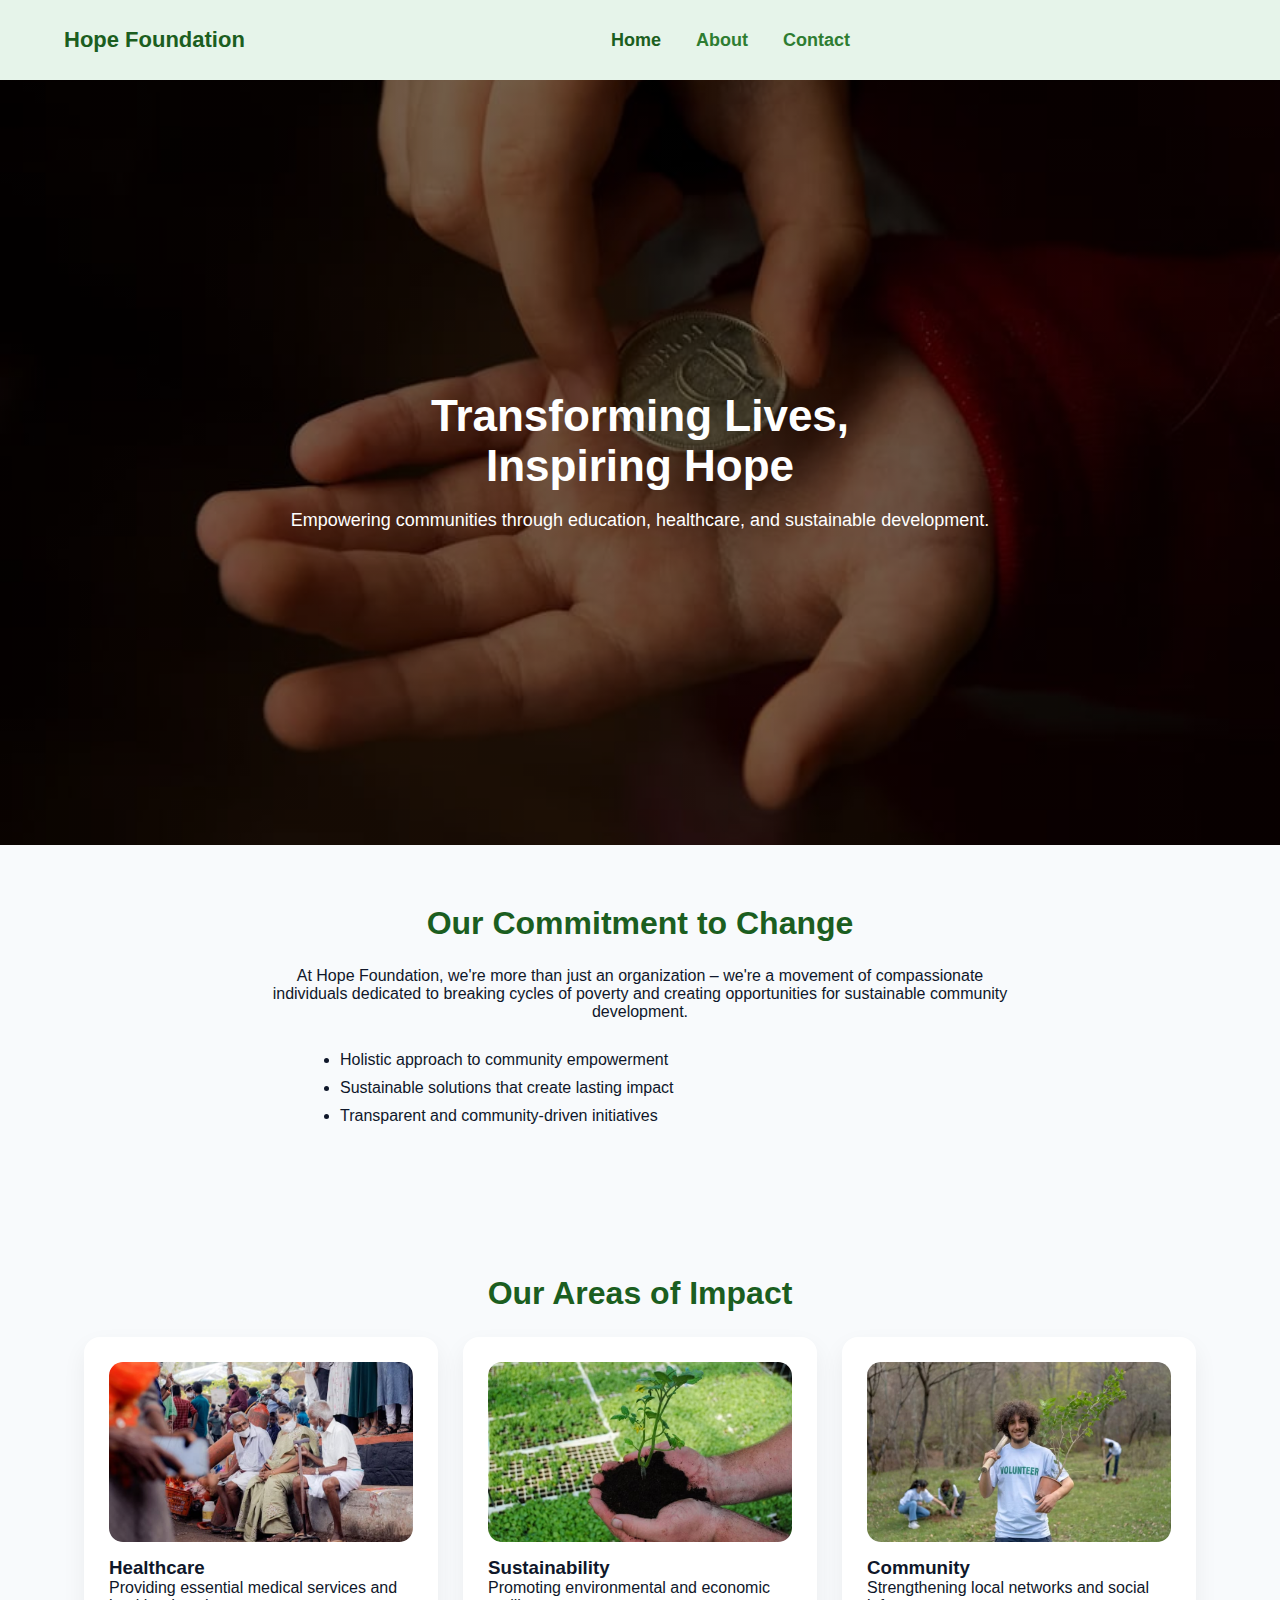
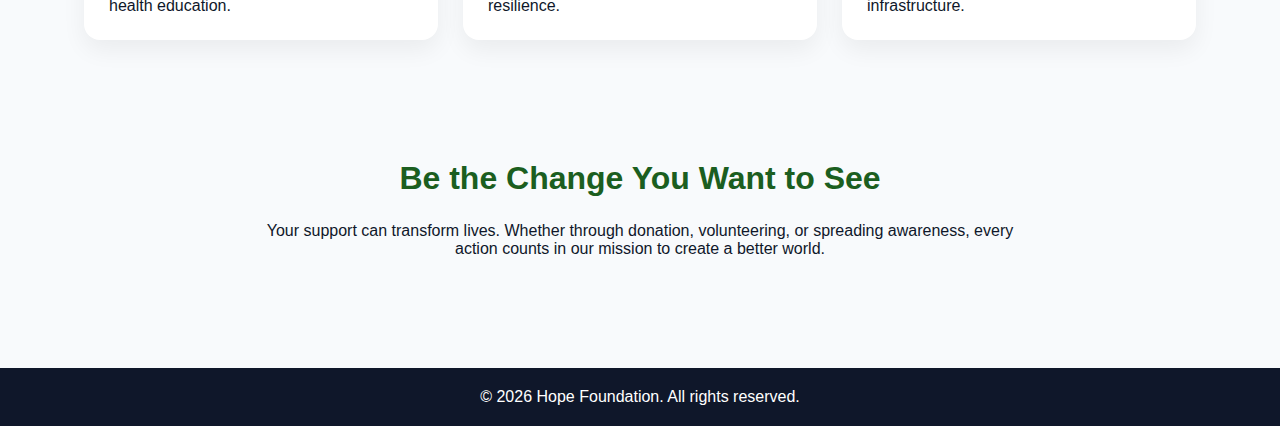
<file: index.html>
<!DOCTYPE html>
<html lang="en">

<head>
    <meta charset="UTF-8">
    <title>Hope Foundation | Home</title>
    <link rel="stylesheet" href="./css/style.css">
</head>

<body>

    <nav class="navbar">
        <div class="container">
            <h1 class="logo">
                <a href="index.html">Hope Foundation</a>
            </h1>
            <ul class="nav-links">
                <li><a class="active" href="index.html">Home</a></li>
                <li><a href="about.html">About</a></li>
                <li><a href="contact.html">Contact</a></li>
            </ul>
        </div>
    </nav>

    <section class="hero">
        <div class="hero-overlay">
            <h2>Transforming Lives,<br>Inspiring Hope</h2>
            <p>
                Empowering communities through education, healthcare,
                and sustainable development.
            </p>
        </div>
    </section>


    <section class="section">
        <h2 class="section-title">Our Commitment to Change</h2>
        <p class="text-center">
            At Hope Foundation, we're more than just an organization – we're a movement of
            compassionate individuals dedicated to breaking cycles of poverty and creating
            opportunities for sustainable community development.
        </p>

        <ul class="points">
            <li>Holistic approach to community empowerment</li>
            <li>Sustainable solutions that create lasting impact</li>
            <li>Transparent and community-driven initiatives</li>
        </ul>
    </section>

    <section class="section">
        <h2 class="section-title">Our Areas of Impact</h2>

        <div class="card-grid">
            <div class="card hero-card">
                <div class="card-img">
                <img src="./images/elders.png" alt="Elders Health Care">
                </div>
                <h3>Healthcare</h3>
                <p>Providing essential medical services and health education.</p>
            </div>

            <div class="card hero-card">
                <div class="card-img">
                <img src="./images/plantation.png" alt="Plantation">
                </div>
                <h3>Sustainability</h3>
                <p>Promoting environmental and economic resilience.</p>
            </div>

            <div class="card hero-card">
                <div class="card-img">
                <img src="./images/volunteer.png" alt="Volunteer">
                </div>
                <h3>Community</h3>
                <p>Strengthening local networks and social infrastructure.</p>
            </div>
        </div>
    </section>
 <section class="section">
        <h2 class="section-title">Be the Change You Want to See</h2>
        <p class="text-center">
           Your support can transform lives. Whether through donation, volunteering,
            or spreading awareness, every action counts in our mission to create a better world.
        </p>
    </section>
    <footer>
        <p>© 2026 Hope Foundation. All rights reserved.</p>
    </footer>

</body>

</html>
</file>
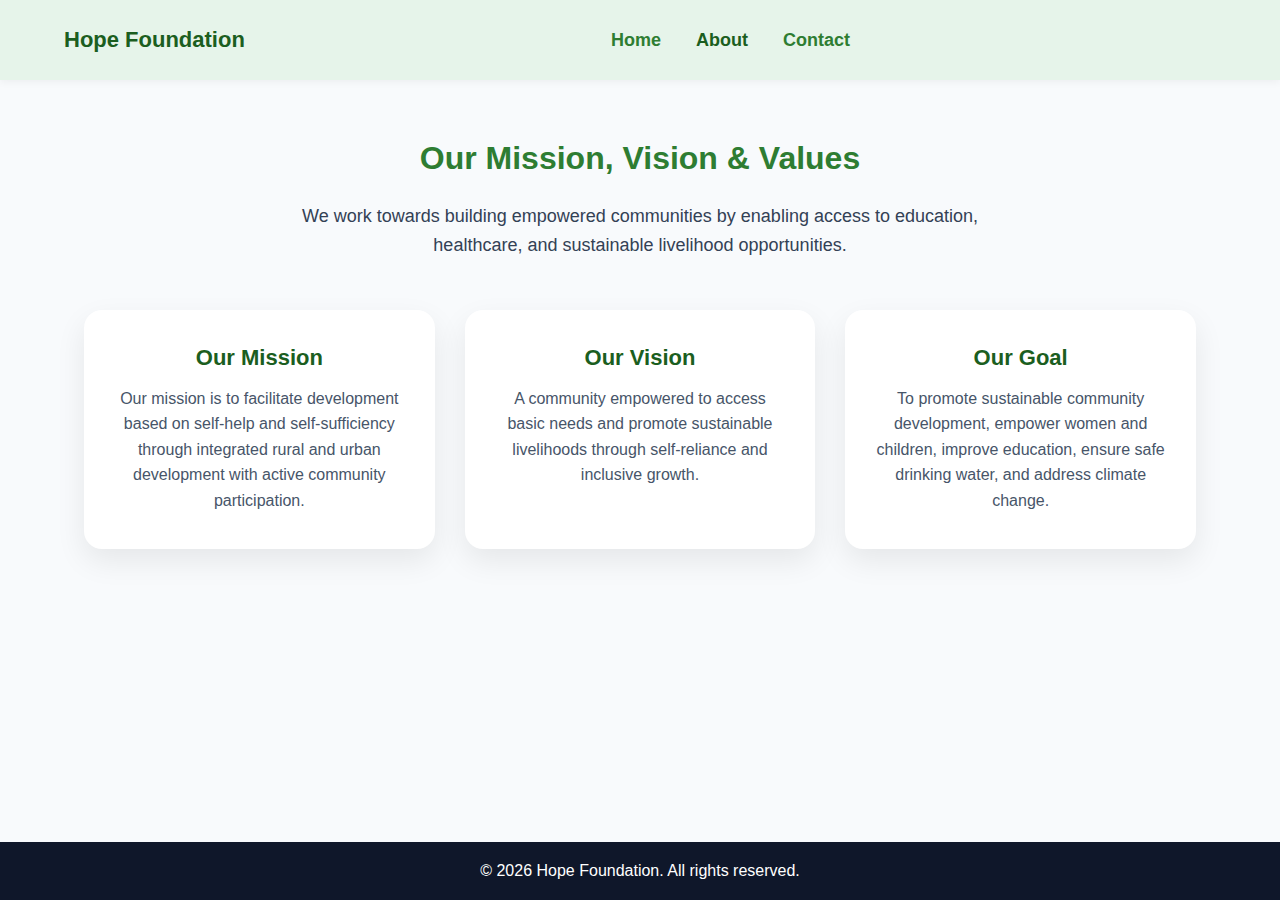
<file: about.html>
<!DOCTYPE html>
<html lang="en">

<head>
    <meta charset="UTF-8">
    <title>Hope Foundation | About</title>
    <link rel="stylesheet" href="./css/style.css">
</head>

<body class="fixed-footer-page">

    <nav class="navbar">
        <div class="container">
            <h1 class="logo">
                <a href="index.html">Hope Foundation</a>

            </h1>
            <ul class="nav-links">
                <li><a href="index.html">Home</a></li>
                <li><a class="active" href="about.html">About</a></li>
                <li><a href="contact.html">Contact</a></li>
            </ul>
        </div>
    </nav>

<section class="section about-section">
  <h2 class="section-title green-title">Our Mission, Vision & Values</h2>

  <p class="about-intro">
    We work towards building empowered communities by enabling access to
    education, healthcare, and sustainable livelihood opportunities.
  </p>

  <div class="about-cards">

    <div class="about-card">
      <h3>Our Mission</h3>
      <p>
        Our mission is to facilitate development based on self-help and
        self-sufficiency through integrated rural and urban development
        with active community participation.
      </p>
    </div>

    <div class="about-card">
      <h3>Our Vision</h3>
      <p>
        A community empowered to access basic needs and promote sustainable
        livelihoods through self-reliance and inclusive growth.
      </p>
    </div>

    <div class="about-card">
      <h3>Our Goal</h3>
      <p>
        To promote sustainable community development, empower women and children,
        improve education, ensure safe drinking water, and address climate change.
      </p>
    </div>

  </div>
</section>

    <footer>
        <p>© 2026 Hope Foundation. All rights reserved.</p>
    </footer>

</body>

</html>
</file>
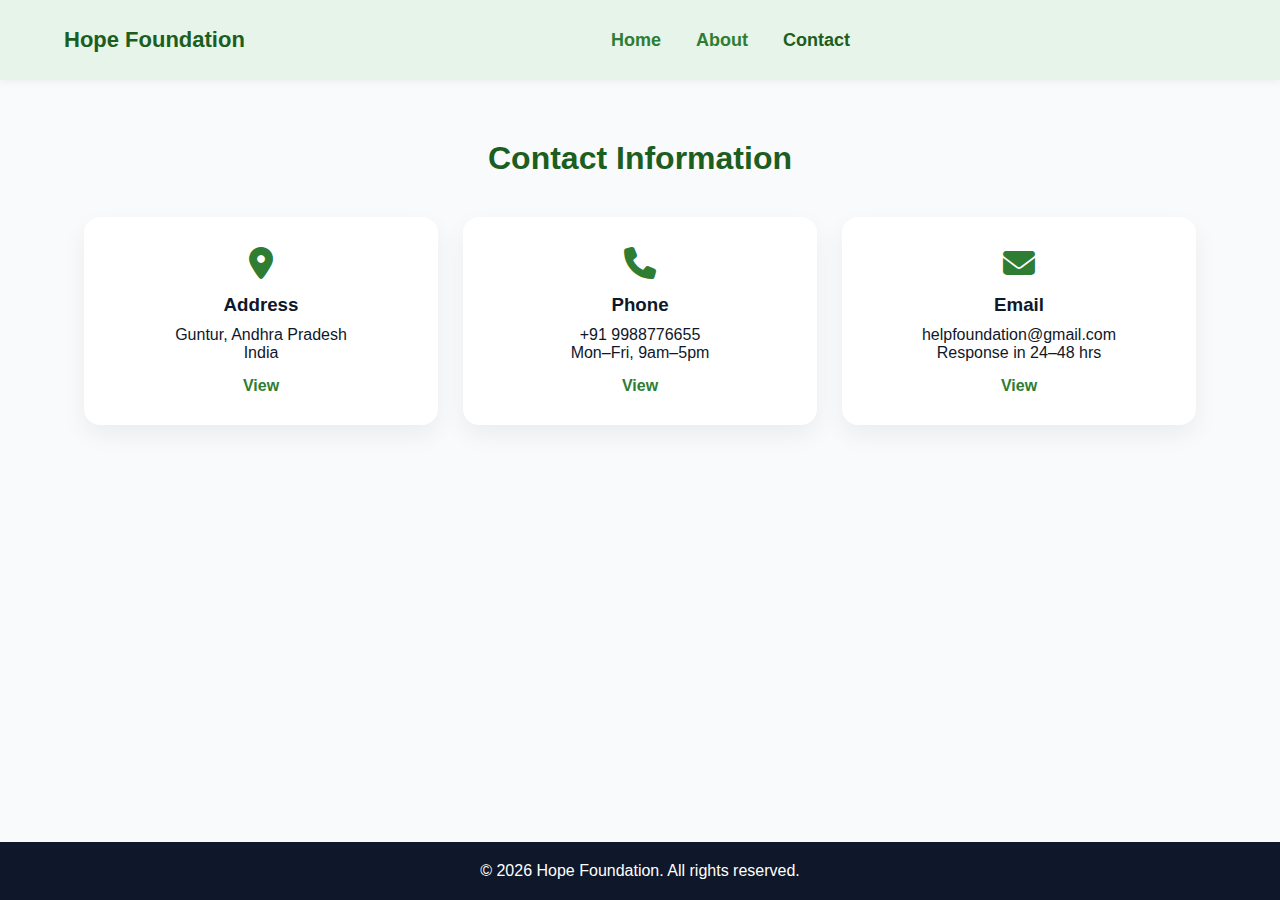
<file: contact.html>
<!DOCTYPE html>
<html lang="en">

<head>
    <meta charset="UTF-8">
    <title>Contact | Hope Foundation</title>
    <link rel="stylesheet" href="./css/style.css">
    <!-- Icons -->
    <link rel="stylesheet" href="https://cdnjs.cloudflare.com/ajax/libs/font-awesome/6.5.0/css/all.min.css">
</head>

<body class="fixed-footer-page">

    <nav class="navbar">
        <div class="container">
            <h1 class="logo">
                <a href="index.html">Hope Foundation</a>

            </h1>
            <ul class="nav-links">
                <li><a href="index.html">Home</a></li>
                <li><a href="about.html">About</a></li>
                <li><a class="active" href="contact.html">Contact</a></li>
            </ul>
        </div>
    </nav>

    <section class="section">
        <h2 class="section-title">Contact Information</h2>

        <div class="contact-cards">

            <div class="contact-card">
                <i class="fas fa-location-dot"></i>
                <h3>Address</h3>
                <p>Guntur, Andhra Pradesh<br>India</p>
                <a href="#popup" class="link-btn">View</a>
            </div>

            <div class="contact-card">
                <i class="fas fa-phone"></i>
                <h3>Phone</h3>
                <p>+91 9988776655<br>Mon–Fri, 9am–5pm</p>
                <a href="#popup" class="link-btn">View</a>
            </div>

            <div class="contact-card">
                <i class="fas fa-envelope"></i>
                <h3>Email</h3>
                <p>helpfoundation@gmail.com<br>Response in 24–48 hrs</p>
                <a href="#popup" class="link-btn">View</a>
            </div>

        </div>
    </section>

    <!-- POPUP CARD -->
    <div id="popup" class="popup-overlay">
        <div class="popup-card">
            <a href="#" class="close">&times;</a>
            <h3>Contact Details</h3>
            <p><strong>Address:</strong> Guntur, Andhra Pradesh, India</p>
            <p><strong>Phone:</strong> +91 9988776655</p>
            <p><strong>Email:</strong> helpfoundation@gmail.com</p>
        </div>
    </div>

    <footer>
        <p>© 2026 Hope Foundation. All rights reserved.</p>
    </footer>

</body>

</html>
</file>
<file: css/style.css>
* {
  margin: 0;
  padding: 0;
  box-sizing: border-box;
  font-family: 'Segoe UI', sans-serif;
}

body {
  background: #f8fafc;
  color: #0f172a;
}

/* =========================
   NAVBAR
========================= */

.navbar {
  background-color: #e6f4ea;
  box-shadow: 0 2px 8px rgba(0,0,0,0.05);
  height: 80px;                
  display: flex;
  align-items: center;
  position: top ;
}

/* Container */
.container {
  width: 90%;
  margin: auto;
  display: grid;
  grid-template-columns: auto 1fr auto;
  align-items: center;
}

/* Logo stays left */
.logo {
  font-size: 22px;
  font-weight: 700;
}

.logo a {
  text-decoration: none;
  color: #1b5e20;
}

/* Nav centered */
.nav-links {
  list-style: none;
  display: flex;
  justify-content: center;     
  gap: 35px;
}

/* Nav links */
.nav-links a {
  text-decoration: none;
  color: #2e7d32;
  font-weight: 600;     
  font-size: 18px;       
  transition: color 0.3s ease;
}


.nav-links a:hover,
.nav-links a.active {
  color: #1b5e20;
}


/* =========================
   HERO SECTION
========================= */
.hero {
  height: 85vh;
  background:
    linear-gradient(rgba(0,0,0,0.55), rgba(0,0,0,0.55)),
    url('../images/hero.png') center/cover no-repeat;
  display: flex;
  justify-content: center;
  align-items: center;
  text-align: center;
  color: white;
}

.hero-overlay {
  max-width: 800px;
  padding: 20px;
}

.hero h2 {
  font-size: 44px;
  margin-bottom: 15px;
}

.hero p {
  font-size: 18px;
  line-height: 1.6;
}

/* =========================
   HERO / IMPACT CARDS
========================= */
.hero-card {
  background: #ffffff;
  padding: 30px;
  border-radius: 18px;
  box-shadow: 0 12px 30px rgba(0,0,0,0.08);
  transition: transform 0.3s ease, box-shadow 0.3s ease;
}

.hero-card:hover {
  transform: translateY(-6px);
  box-shadow: 0 18px 40px rgba(0,0,0,0.12);
}

/* Card Image */
.card-img {
  width: 100%;
  height: 180px;
  overflow: hidden;
  border-radius: 14px;
  margin-bottom: 15px;
}

.card-img img {
  width: 100%;
  height: 100%;
  object-fit: cover;
  display: block;
}

/* =========================
   COMMON SECTIONS
========================= */
.section {
  padding: 60px 20px;
  width: 90%;
  margin: auto;
}

.section-title {
  text-align: center;
  font-size: 32px;
  margin-bottom: 25px;
  color: #1b5e20;
}

.text-center {
  text-align: center;
  max-width: 750px;
  margin: auto;
}

/* =========================
   ABOUT PAGE
========================= */
.green-title {
  color: #2e7d32;
}

.about-section {
  text-align: center;
}

.about-intro {
  max-width: 750px;
  margin: 0 auto 50px;
  font-size: 18px;
  line-height: 1.6;
  color: #334155;
}

.about-cards {
  display: grid;
  grid-template-columns: repeat(auto-fit, minmax(260px, 1fr));
  gap: 30px;
}

.about-card {
  background: #ffffff;
  padding: 35px 30px;
  border-radius: 18px;
  box-shadow: 0 12px 30px rgba(0,0,0,0.08);
  transition: transform 0.3s ease, box-shadow 0.3s ease;
}

.about-card h3 {
  color: #1b5e20;
  margin-bottom: 15px;
  font-size: 22px;
}

.about-card p {
  color: #475569;
  line-height: 1.6;
}

.about-card:hover {
  transform: translateY(-6px);
  box-shadow: 0 18px 40px rgba(0,0,0,0.12);
}

/* =========================
   LIST POINTS
========================= */
.points {
  max-width: 600px;
  margin: 30px auto;
}

.points li {
  margin-bottom: 10px;
}

/* =========================
   GENERIC CARDS
========================= */
.card-grid {
  display: grid;
  grid-template-columns: repeat(auto-fit, minmax(250px, 1fr));
  gap: 25px;
}

.card {
  background: white;
  padding: 25px;
  border-radius: 16px;
  box-shadow: 0 10px 25px rgba(0,0,0,0.06);
}

.card img {
  width: 100%;
  border-radius: 12px;
  margin-bottom: 15px;
}

/* =========================
   CONTACT PAGE
========================= */
.contact-cards {
  display: grid;
  grid-template-columns: repeat(auto-fit, minmax(220px, 1fr));
  gap: 25px;
  margin-top: 40px;
}

.contact-card {
  background: #ffffff;
  padding: 30px;
  border-radius: 16px;
  text-align: center;
  box-shadow: 0 10px 25px rgba(0,0,0,0.06);
}

.contact-card i {
  font-size: 32px;
  color: #2e7d32;
  margin-bottom: 15px;
}

.contact-card h3 {
  margin-bottom: 10px;
}

.link-btn {
  display: inline-block;
  margin-top: 15px;
  color: #2e7d32;
  font-weight: 600;
  text-decoration: none;
}

/* =========================
   POPUP MODAL
========================= */
.popup-overlay {
  position: fixed;
  top: 0;
  left: 0;
  height: 100vh;
  width: 100%;
  background: rgba(0,0,0,0.6);
  display: none;
  align-items: center;
  justify-content: center;
}

.popup-overlay:target {
  display: flex;
}

.popup-card {
  background: white;
  padding: 30px;
  border-radius: 16px;
  width: 90%;
  max-width: 400px;
  text-align: center;
  position: relative;
}

.popup-card h3 {
  margin-bottom: 15px;
}

.popup-card p {
  margin-bottom: 10px;
}

.close {
  position: absolute;
  top: 10px;
  right: 15px;
  font-size: 24px;
  text-decoration: none;
  color: #333;
}

/* =========================
   FOOTER
========================= */
footer {
  background: #0f172a;
  color: white;
  text-align: center;
  padding: 20px;
  margin-top: 50px;
}

/* Fixed footer for short pages */
.fixed-footer-page footer {
  position: fixed;
  bottom: 0;
  left: 0;
  width: 100%;
}

.fixed-footer-page {
  padding-bottom: 70px;
}
</file>
